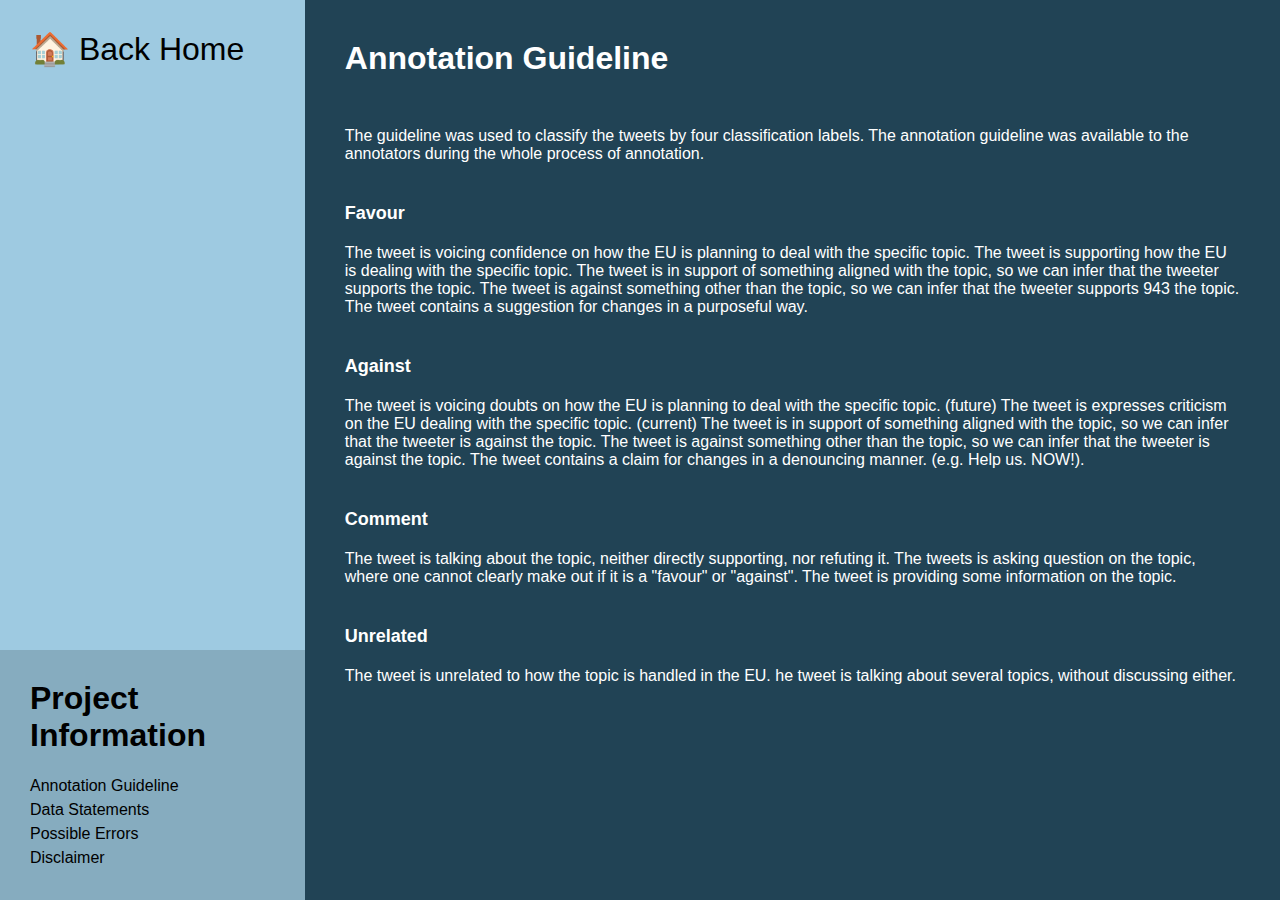
<file: demo/animationGuideline.html>
<!DOCTYPE html>
<html>
    <head>
        <meta charset="utf-8" />
        <title>Animation Guideline</title>
    
        <!-- css -->
        <link rel="stylesheet" type="text/css" href="style.css" />
    </head>
    <body>

        <div id="page">
            <nav>
                <h1 style="opacity: 1;"><a href="index.html">🏠 Back Home</a></h1>

                <div id="project-info">
                    <h1>Project Information</h1>
                    <a href="animationGuideline.html">Annotation Guideline</a>
                    <a href="dataStatements.html">Data Statements</a>
                    <a href="possibleErrors.html">Possible Errors</a>
                    <a href="disclaimer.html">Disclaimer</a>
                </div>
            </nav>
            <main>
                <h1>Annotation Guideline</h1>
                <p>The guideline was used to classify the tweets by four classification labels. The annotation guideline was available to the annotators during the whole process of annotation.</p>

                <h2>Favour</h2>
                <p>The tweet is voicing confidence on how the EU is planning to deal with the specific topic. The tweet is supporting how the EU is dealing with the specific topic. The tweet is in support of something aligned with the topic, so we can infer that the tweeter supports the topic. The tweet is against something other than the topic, so we can infer that the tweeter supports 943 the topic. The tweet contains a suggestion for changes in a purposeful way.</p>

                <h2>Against</h2>
                <p>The tweet is voicing doubts on how the EU is planning to deal with the specific topic. (future) The tweet is expresses criticism on the EU dealing with the specific topic. (current) The tweet is in support of something aligned with the topic, so we can infer that the tweeter is against the topic. The tweet is against something other than the topic, so we can infer that the tweeter is against the topic. The tweet contains a claim for changes in a denouncing manner. (e.g. Help us. NOW!).</p>

                <h2>Comment</h2>
                <p>The tweet is talking about the topic, neither directly supporting, nor refuting it. The tweets is asking question on the topic, where one cannot clearly make out if it is a "favour" or "against". The tweet is providing some information on the topic.</p>

                <h2>Unrelated</h2>
                <p>The tweet is unrelated to how the topic is handled in the EU. he tweet is talking about several topics, without discussing either.</p>
            </main>
        </div>
       
    </body>
</html>
</file>
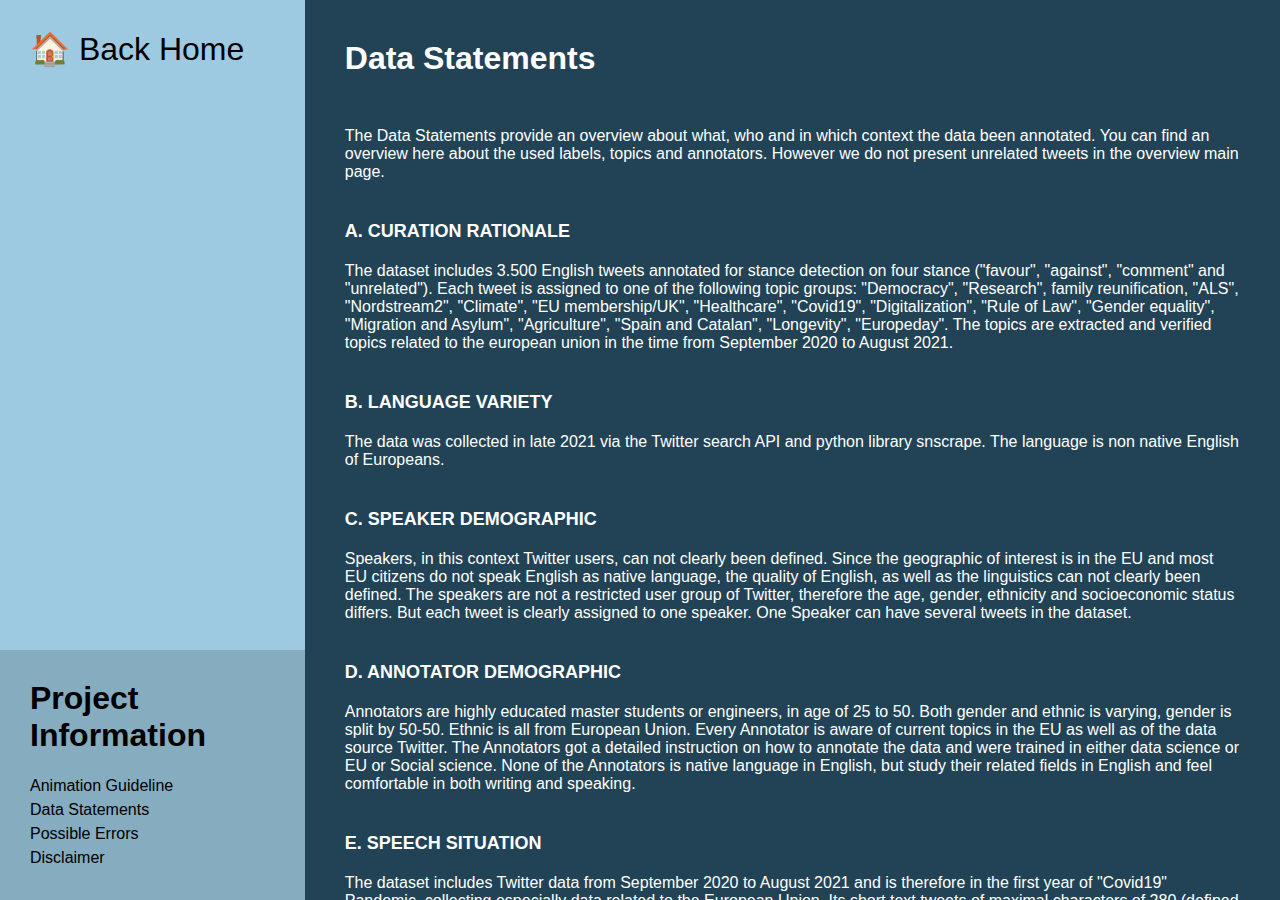
<file: demo/dataStatements.html>
<!DOCTYPE html>
<html>
    <head>
        <meta charset="utf-8" />
        <title>Animation Guideline</title>
    
        <!-- css -->
        <link rel="stylesheet" type="text/css" href="style.css" />
    </head>
    <body>

        <div id="page">
            <nav>
                <h1 style="opacity: 1;"><a href="index.html">🏠 Back Home</a></h1>

                <div id="project-info">
                    <h1>Project Information</h1>
                    <a href="animationGuideline.html">Animation Guideline</a>
                    <a href="dataStatements.html">Data Statements</a>
                    <a href="possibleErrors.html">Possible Errors</a>
                    <a href="disclaimer.html">Disclaimer</a>
                </div>
            </nav>
            <main>
                <h1>Data Statements</h1>
                <p>The Data Statements provide an overview about what, who and in which context the data been annotated. You can find an overview here about the used labels, topics and annotators. However we do not present unrelated tweets in the overview main page.</p>

                <h2>A. CURATION RATIONALE</h2>
                <p>The dataset includes 3.500 English tweets annotated for stance detection on four stance ("favour", "against", "comment" and "unrelated"). Each tweet is assigned to one of the following topic groups: "Democracy", "Research", family reunification, "ALS",  "Nordstream2", "Climate",  "EU membership/UK", "Healthcare", "Covid19",  "Digitalization", "Rule of Law", "Gender equality",  "Migration and Asylum", "Agriculture", "Spain and Catalan", "Longevity", "Europeday". The topics are extracted and verified topics related to the european union in the time from September 2020 to August 2021.</p>

                <h2>B. LANGUAGE VARIETY</h2>
                <p>The data was collected in late 2021 via the Twitter search API and python library snscrape. The language is non native English of Europeans.</p>

                <h2>C. SPEAKER DEMOGRAPHIC</h2>
                <p>Speakers, in this context Twitter users, can not clearly been defined. Since the geographic of interest is in the EU and most EU citizens do not speak English as native language, the quality of English, as well as the linguistics can not clearly been defined. The speakers are not a restricted user group of Twitter, therefore the age, gender, ethnicity and socioeconomic status differs. But each tweet is clearly assigned to one speaker. One Speaker can have several tweets in the dataset.</p>

                <h2>D. ANNOTATOR DEMOGRAPHIC </h2>
                <p>Annotators are highly educated master students or engineers, in age of 25 to 50. Both gender and ethnic is varying, gender is split by 50-50. Ethnic is all from European Union. Every Annotator is aware of current topics in the EU as well as of the data source Twitter. The Annotators got a detailed instruction on how to annotate the data and were trained in either data science or EU or Social science. None of the Annotators is native language in English, but study their related fields in English and feel comfortable in both writing and speaking.</p>

                <h2>E. SPEECH SITUATION</h2>
                <p>The dataset includes Twitter data from September 2020 to August 2021 and is therefore in the first year of "Covid19" Pandemic, collecting especially data related to the European Union. Its short text tweets of maximal characters of 280 (defined by Twitter). The dataset is asynchronous, so no relation between the entries exist, however each tweet is assigned to exact one topic.</p>

                <h2>F. TEXT CHARACTERISTICS</h2>
                <p>Since the text source is Twitter, slang, shortcuts and hashtags are present in the dataset.</p>

                <h2>G. RECORDING QUALITY </h2>
                <p>N/A</p>
                
                <h2>H. OTHER</h2>
                <p>The dataset is fully based on topics that occur in the EU Twitter community, generated from two hashtags. Those were introduced by the European Union President and are therefore reliable information source. The topics were checked by using a European wide Press website from official German company.</p>
               
                <h2>I. PROVENANCE APPENDIX</h2>
                <p>N/A</p>
            </main>
        </div>
       
    </body>
</html>
</file>
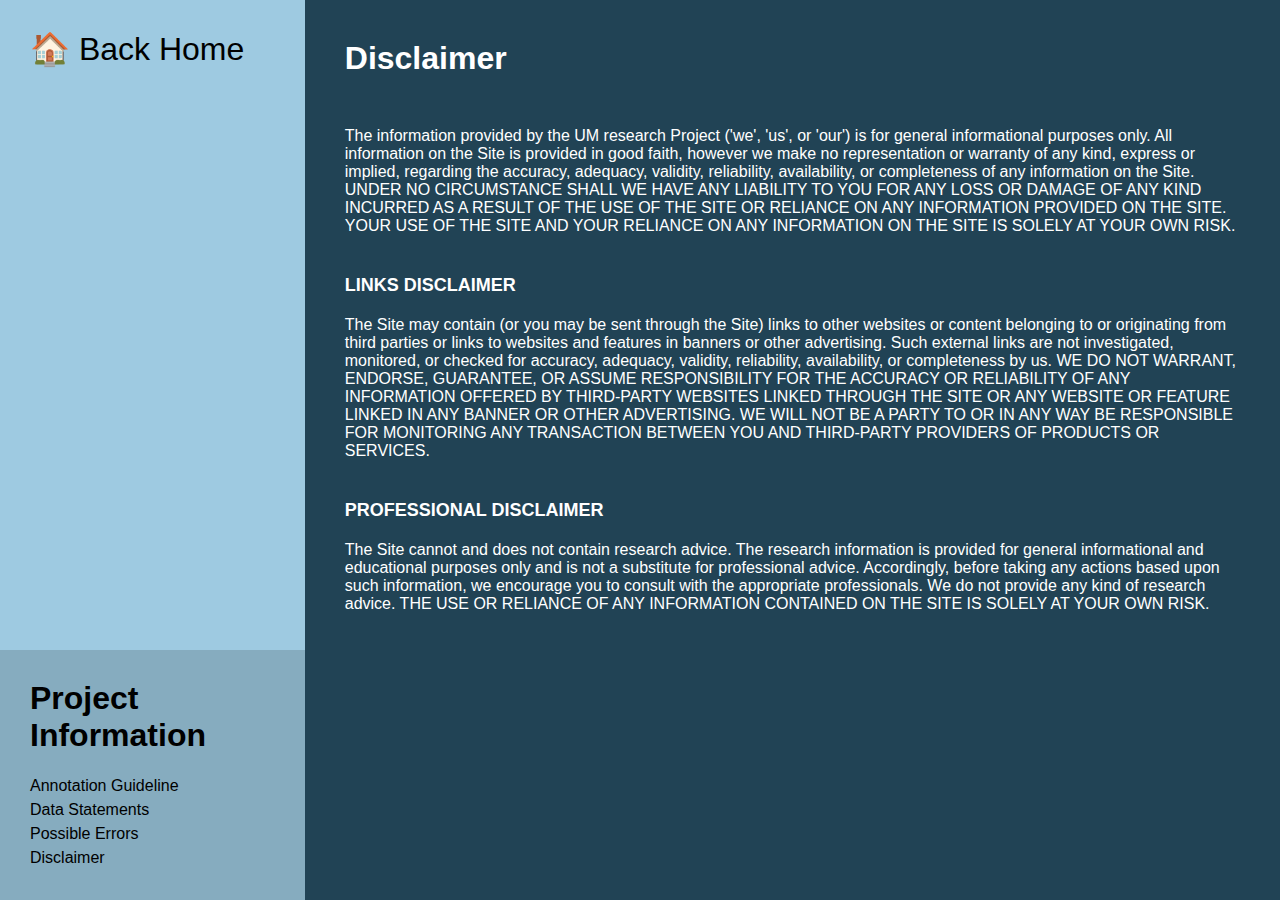
<file: demo/disclaimer.html>
<!DOCTYPE html>
<html>
    <head>
        <meta charset="utf-8" />
        <title>Animation Guideline</title>
    
        <!-- css -->
        <link rel="stylesheet" type="text/css" href="style.css" />
    </head>
    <body>

        <div id="page">
            <nav>
                <h1 style="opacity: 1;"><a href="index.html">🏠 Back Home</a></h1>

                <div id="project-info">
                    <h1>Project Information</h1>
                    <a href="animationGuideline.html">Annotation Guideline</a>
                    <a href="dataStatements.html">Data Statements</a>
                    <a href="possibleErrors.html">Possible Errors</a>
                    <a href="disclaimer.html">Disclaimer</a>
                </div>
            </nav>
            <main>
                <h1>Disclaimer</h1>
                <p>The information provided by the UM research Project ('we', 'us', or 'our') is for general informational purposes only. All information on the Site is provided in good faith, however we make no representation or warranty of any kind, express or implied, regarding the accuracy, adequacy, validity, reliability, availability, or completeness of any information on the Site. UNDER NO CIRCUMSTANCE SHALL WE HAVE ANY LIABILITY TO YOU FOR ANY LOSS OR DAMAGE OF ANY KIND INCURRED AS A RESULT OF THE USE OF THE SITE OR RELIANCE ON ANY INFORMATION PROVIDED ON THE SITE. YOUR USE OF THE SITE AND YOUR RELIANCE ON ANY INFORMATION ON THE SITE IS SOLELY AT YOUR OWN RISK.

                <h2>LINKS DISCLAIMER</h2> 
                <p>The Site may contain (or you may be sent through the Site) links to other websites or content belonging to or originating from third parties or links to websites and features in banners or other advertising. Such external links are not investigated, monitored, or checked for accuracy, adequacy, validity, reliability, availability, or completeness by us. WE DO NOT WARRANT, ENDORSE, GUARANTEE, OR ASSUME RESPONSIBILITY FOR THE ACCURACY OR RELIABILITY OF ANY INFORMATION OFFERED BY THIRD-PARTY WEBSITES LINKED THROUGH THE SITE OR ANY WEBSITE OR FEATURE LINKED IN ANY BANNER OR OTHER ADVERTISING. WE WILL NOT BE A PARTY TO OR IN ANY WAY BE RESPONSIBLE FOR MONITORING ANY TRANSACTION BETWEEN YOU AND THIRD-PARTY PROVIDERS OF PRODUCTS OR SERVICES.</p>
                
                <h2>PROFESSIONAL DISCLAIMER</h2> 
                <p>The Site cannot and does not contain research advice. The research information is provided for general informational and educational purposes only and is not a substitute for professional advice. Accordingly, before taking any actions based upon such information, we encourage you to consult with the appropriate professionals. We do not provide any kind of research advice. THE USE OR RELIANCE OF ANY INFORMATION CONTAINED ON THE SITE IS SOLELY AT YOUR OWN RISK. </p>
 
            </main>
        </div>
       
    </body>
</html>
</file>
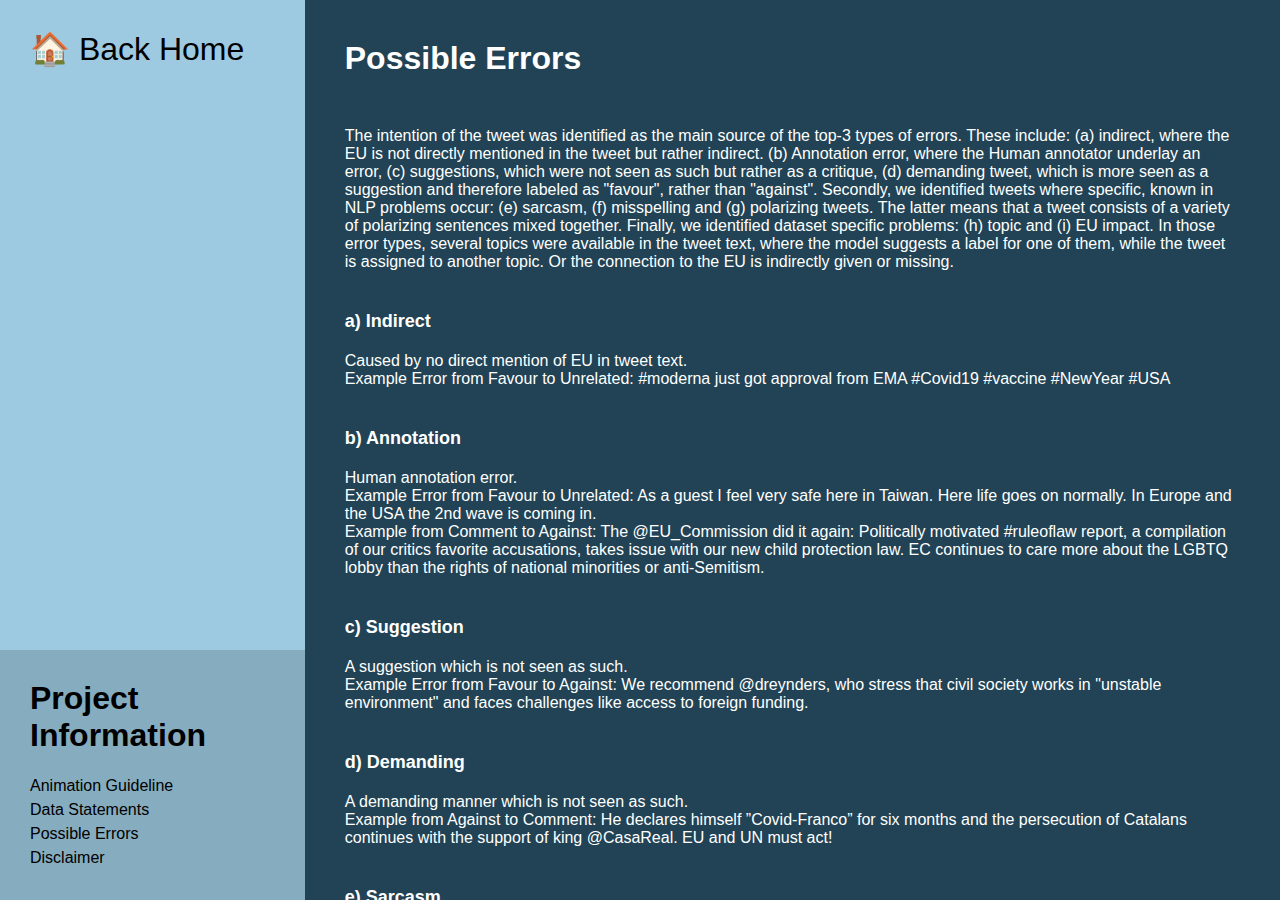
<file: demo/possibleErrors.html>
<!DOCTYPE html>
<html>
    <head>
        <meta charset="utf-8" />
        <title>Animation Guideline</title>
    
        <!-- css -->
        <link rel="stylesheet" type="text/css" href="style.css" />
    </head>
    <body>

        <div id="page">
            <nav>
                <h1 style="opacity: 1;"><a href="index.html">🏠 Back Home</a></h1>

                <div id="project-info">
                    <h1>Project Information</h1>
                    <a href="animationGuideline.html">Animation Guideline</a>
                    <a href="dataStatements.html">Data Statements</a>
                    <a href="possibleErrors.html">Possible Errors</a>
                    <a href="disclaimer.html">Disclaimer</a>
                </div>
            </nav>
            <main>
                <h1>Possible Errors</h1>
                <p>The intention of the tweet was identified as the main source of the top-3 types of errors. These include: (a) indirect, where the EU is not directly mentioned in the tweet but rather indirect. (b) Annotation error, where the Human annotator underlay an error, (c) suggestions, which were not seen as such but rather as a critique, (d) demanding tweet, which is more seen as a suggestion and therefore labeled as "favour", rather than "against". Secondly, we identified tweets where specific, known in NLP problems occur: (e) sarcasm, (f) misspelling and (g) polarizing tweets. The latter means that a tweet consists of a variety of polarizing sentences mixed together. Finally, we identified dataset specific problems: (h) topic and (i) EU impact. In those error types, several topics were available in the tweet text, where the model suggests a label for one of them, while the tweet is assigned to another topic. Or the connection to the EU is indirectly given or missing.</p>


                <h2>a) Indirect </h2>
                <p>Caused by no direct mention of EU in tweet text. <br>Example Error from Favour to Unrelated: #moderna just got approval from EMA  #Covid19 #vaccine #NewYear #USA</p>

                <h2>b) Annotation </h2>
                <p>Human annotation error.<br>
                    Example Error from Favour to Unrelated: As a guest I feel very safe here in Taiwan. Here life goes on normally. In Europe and the USA the 2nd wave is coming in. <br>
                    Example from Comment to Against: The @EU_Commission did it again: Politically motivated #ruleoflaw report, a compilation of our critics favorite accusations, takes issue with our new child protection law. EC continues to care more about the LGBTQ lobby than the rights of national minorities or anti-Semitism.</p>


                    <h2>c) Suggestion </h2>
                    <p>A suggestion which is not seen as such.<br>
                        Example Error from Favour to Against: We recommend @dreynders, who stress that civil society works in "unstable environment" and faces challenges like access to foreign funding.     
                    </p>

                    <h2> d) Demanding</h2>
                    <p> A demanding manner which is not seen as such.<br>
                        Example from Against to Comment: He declares himself ”Covid-Franco” for six months and the persecution of Catalans continues with the support of king @CasaReal. EU and UN must act!</p>

                    <h2> e) Sarcasm</h2>
                    <p> Sarcasm.<br>
                        Example from Against to Unrelated: Have been there cases where Ministers have un-made a forged coreper agreement, or is that unprecedented? asking for an enemy here...</p>

                    <h2>f) Misspelling </h2>
                    <p> Wording in tweet consist of wide range of misspelled words.<br>
                        Example from Against to Unrelated: A new #Covid19 strain is sweeping thru Europe and will soon B here 2. Yet another r/eason this season WHY the V wont B Effective.</p>

                    <h2> g) Polarizing</h2>
                    <p> Variety of polarizing sentences in one tweet.<br>
                        Example from Against to Favour: @LesNews24 Human rights and EU values violations️. Good news is that Polish women are strong and they will not stop.<br>
                        Example from Comment to Unrelated: Europe, once again have gone back into lockdown because the cases and deaths are rising rapidly and they don't want that.meanwhile the UK gears up for another round of clapping on a Thursday night. #COVID19 #covidiots #BorisHasFailedTheUK #EatNowtToHelpOut</p>

                    <h2>h) Topic </h2>
                    <p> Different topic clearly mentioned other than the original one.<br>
                        Example from Against to Unrelated: Everyone experiencing #Covid19 vaccine delays because of dealings with massive amount of red tape of the #EU can now see why the #UK left #BREXIT <br>
                        Example from Unrelated to Comment: Negotiations with #manchester failed over £5m. Negotiations with the #eu failing on fishing - 0.1% of the UK economy. The #government do not know which battles to pick and cannot negotiate. #sendhelp #fishingindustry #fisheries #COVID19</p>

                    <h2>i) EU Impact </h2>
                    <p> No direct opinion on the EU.<br>
                        Example from Unrelated to Favour: help in #EndCorruption in Ethiopia. Help in establishing #RuleOfLaw, #Transparency.</p>
            </main>
        </div>
       
    </body>
</html>
</file>
<file: demo/style.css>
html, body {
    margin: 0;
    padding: 0;
    background: rgb(236, 236, 236);
    font-family: 'Helvetica', 'Arial', sans-serif; 
    width: 100%;
    height: 100%;
}

#page {
    background-color: lime;
    width: 100%;
    height: 100%;
    display: flex;
}

/*** Navigation **/
nav {
    background-color:rgb(158, 202, 225);
    width: 400px;
    min-width: 300px;
    position: relative;
}

nav > h1 {
    margin: 30px;
    font-weight: normal;
    opacity: 0.5;
}

nav > h1 > a {
    color: inherit;
    text-decoration: none;
}

#filter {
    margin: 30px;
}

#filter > .filter-option {
    background: rgb(255, 255, 255);
    margin: 20px 0;
    padding: 10px;
    display: flex;
    flex-direction: column;
}

#filter > .filter-option > select {
    margin-top: 10px;    
}

#project-info{
    background: rgba(0,0,0,0.15);
    padding: 30px;
    position: absolute;
    bottom: 0;
}

#project-info > h1 {
    margin: 0 0 20px 0;
}

#project-info > a {
    display: inline-block;
    width: 100%;
    margin: 3px 0;
    cursor: pointer;
    color: inherit;
    text-decoration: none;

    transition: color 200ms ease;
}

#project-info > a:hover {
    color: #00C8FF;
}

/** MAIN **/
main {
    background-color: rgb(33, 67, 85);
    width: 100%;
    min-width: 800px;
    color: #ffffff;
    overflow-y: auto;
    position: relative;
}

main > h1 {
    margin: 0 0 40px 0;
    padding: 40px 40px 10px 40px;
    position: sticky;
    top: 0;
    background-color: rgb(33, 67, 85);;
}

main > h2 {
    margin: 0;
    padding: 20px 40px 0 40px;
    font-size: 18px;
}
main > h3 {
    margin: 0;
    padding: 20px 40px 0 40px;
    font-size: 12px;
}

main > p {
    margin: 20px 40px;
}

main > hr {
    margin: 40px;
    background-color: rgba(255, 255, 255, 0.287);
    border: none;
    height: 2px;

}

#showcase {
    width: 700px;
    min-height: 400px;
    margin: 10px auto;
    display: flex;
    flex-direction: row;
    align-items: center;

    transition: all 200ms ease;
}

#tweet-prev,
#tweet-next {
    font-size: 70px;
    color: rgb(0, 200, 255);
    cursor: pointer;
}

#tweet-prev {
    padding-right: 40px;
}

#tweet-next {
    padding-left: 40px;
}

#tweet {
    width: 100%;
    height: 100%;

    display: flex;
    justify-content: center;
}

#target {
    display: flex;
    margin: 5px 0;
    justify-content: center;
}


#target-center {
    /* background: blue; */
    width: calc(50%);
    align-items: center;
    justify-content: space-between;
}


#target-insight {
    display: flex;
    justify-content: space-between;
    margin-bottom: 5px;
}

.target-box {
    background: rgb(0,0,0);
    width: calc(50% - 40px);
    height: 35px;
    padding: 5px;
}

.target-box > a {
    color: #00C8FF;
    text-decoration: none;
    display: inline-block;
    width: 100%;
    margin: 3px;
    align-items: center;
    font-size: 15px;
}


#details {
    display: flex;
    margin: 40px;
    justify-content: space-between;
}

#details h1 {
    color: rgb(0, 200, 255);
    font-size: 18px;
    margin: 0 0 20px 0;
}

#details-left {
    /* background: blue; */
    width: calc(50% - 20px);
}

#insights {
    display: flex;
    justify-content: space-between;
    margin-bottom: 20px;
}

.insights-box {
    background: rgba(0, 0, 0, 0.5);
    width: calc(50% - 40px);
    height: 150px;
    padding: 10px;
    overflow-y: auto;
}

.insights-box > a {
    color: #fff;
    text-decoration: none;
    display: inline-block;
    width: 100%;
    margin: 3px;
    opacity: 0.6;
    transition: opacity 200ms ease;
}

.insights-box > a:hover {
    opacity: 1;
}



#similar-tweets {

}

#similar-tweets > .bar {
    width: 100%;
    height: 30px;
    background: rgba(0, 0, 0, 0.2);
    position: relative;
    margin-top: 10px;
}

#similar-tweets > .bar > * {
    height: 30px;
    position: absolute;
    top: 0;
    bottom: 0;
    line-height: 30px;
    font-size: 14px;
    opacity: 0.5;
}

#similar-tweets > .bar > .bar-indicator {
    width: 100%;
    background: rgba(0, 0, 0, 0.8);
    z-index: 0;
    left: 0;
    transition: width 500ms ease;
}

#similar-tweets > .bar > .bar-text {
    left: 10px;
    width: 70%;
    white-space: nowrap;
    overflow: hidden;
    text-overflow: ellipsis;
}

#similar-tweets > .bar > .bar-type {
    right: 10px;
}

#statistics {
    /* background: lime; */
    width: calc(50% - 20px);
}

#charts {
    display: grid;
    grid-template-columns: 50% 50%;
    grid-row: auto auto;
    grid-column-gap: 0;
    grid-row-gap: 0;
    background: rgba(214, 214, 214, 0.8);
}

#charts > img {
    width: 100%;
}
</file>
